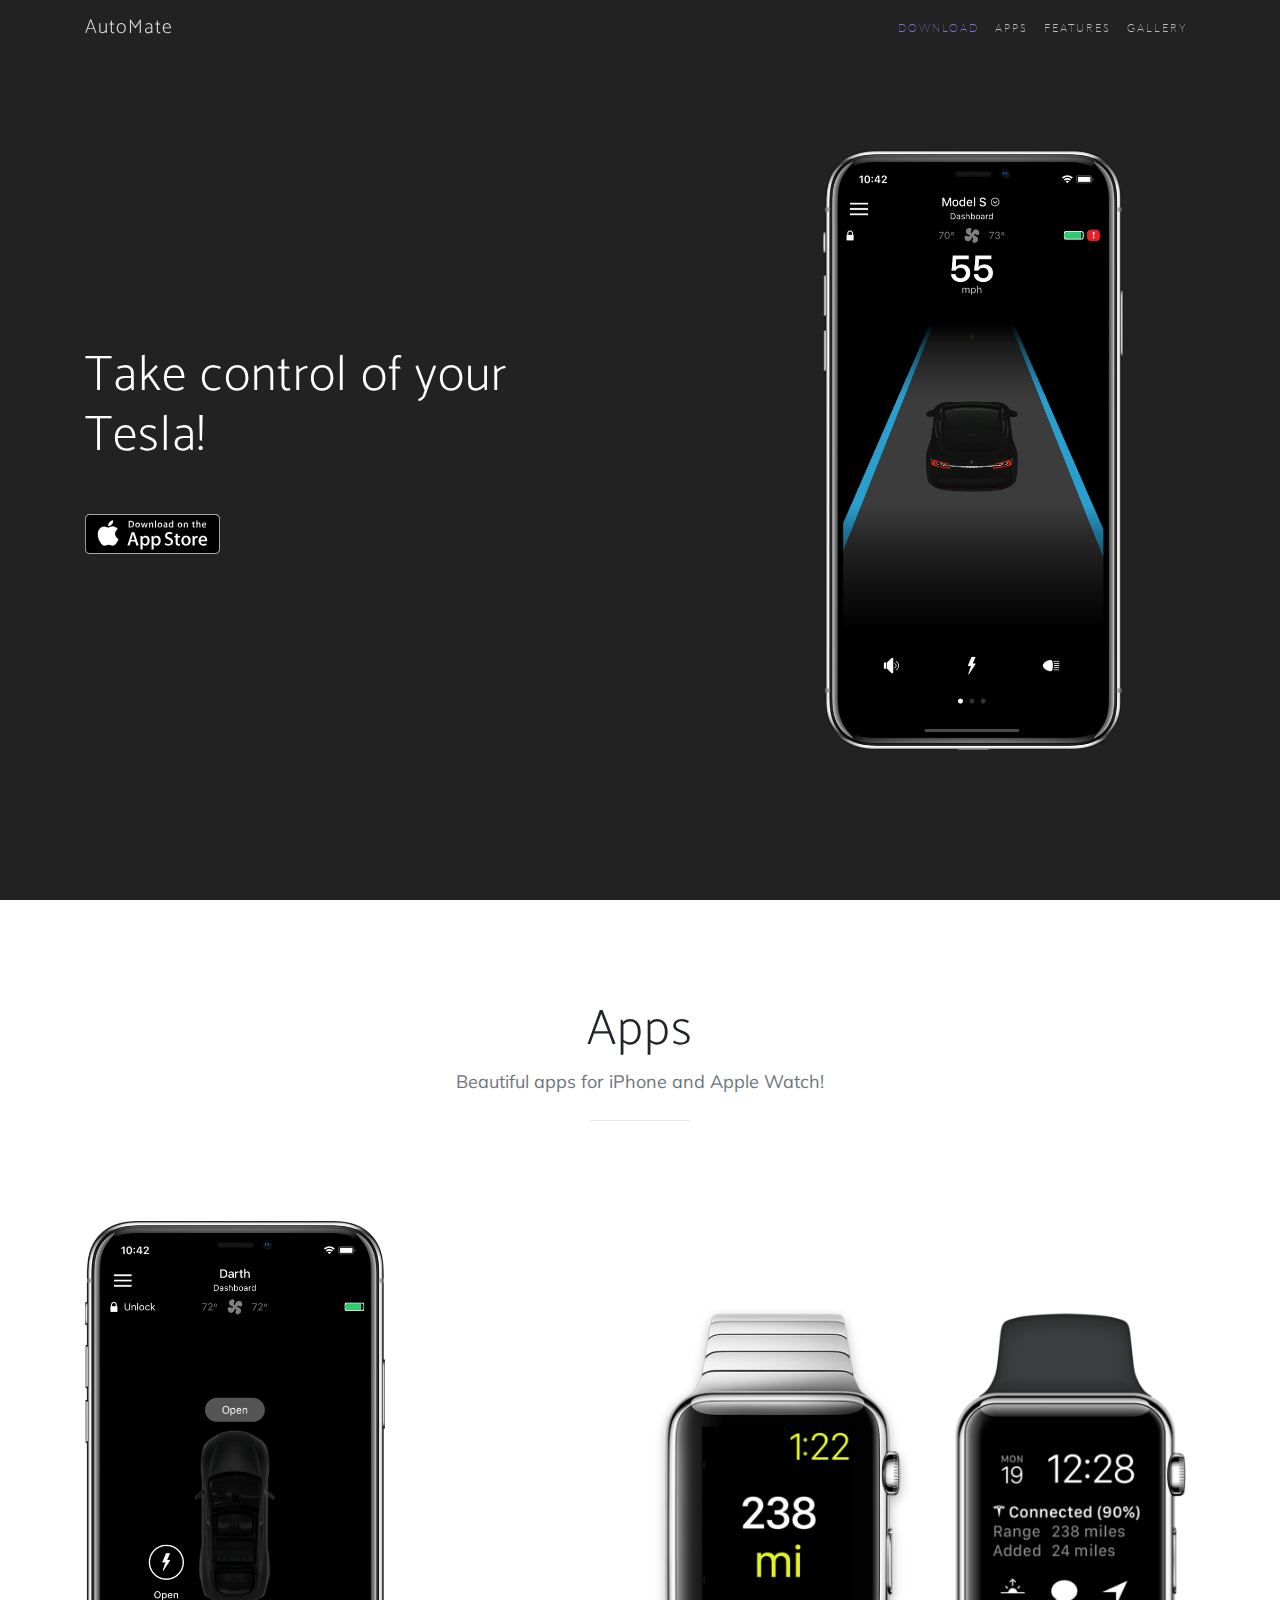
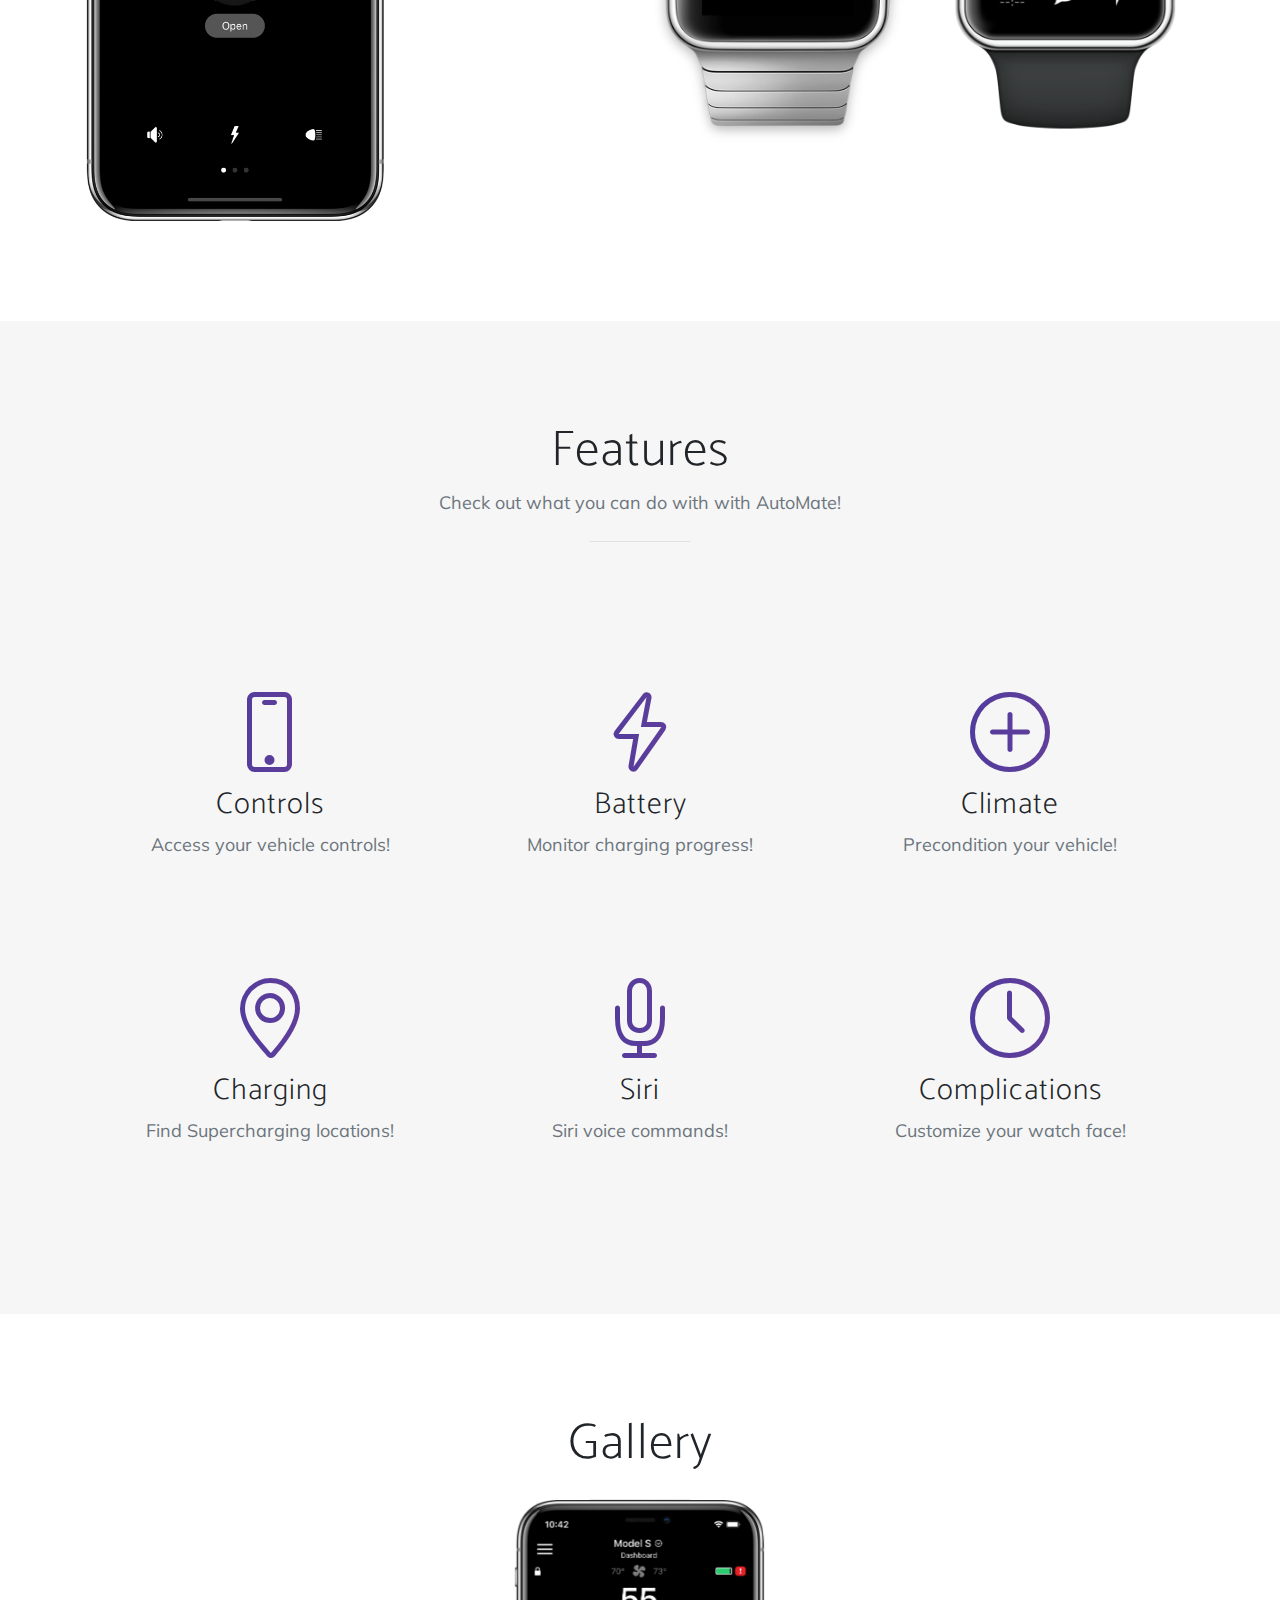
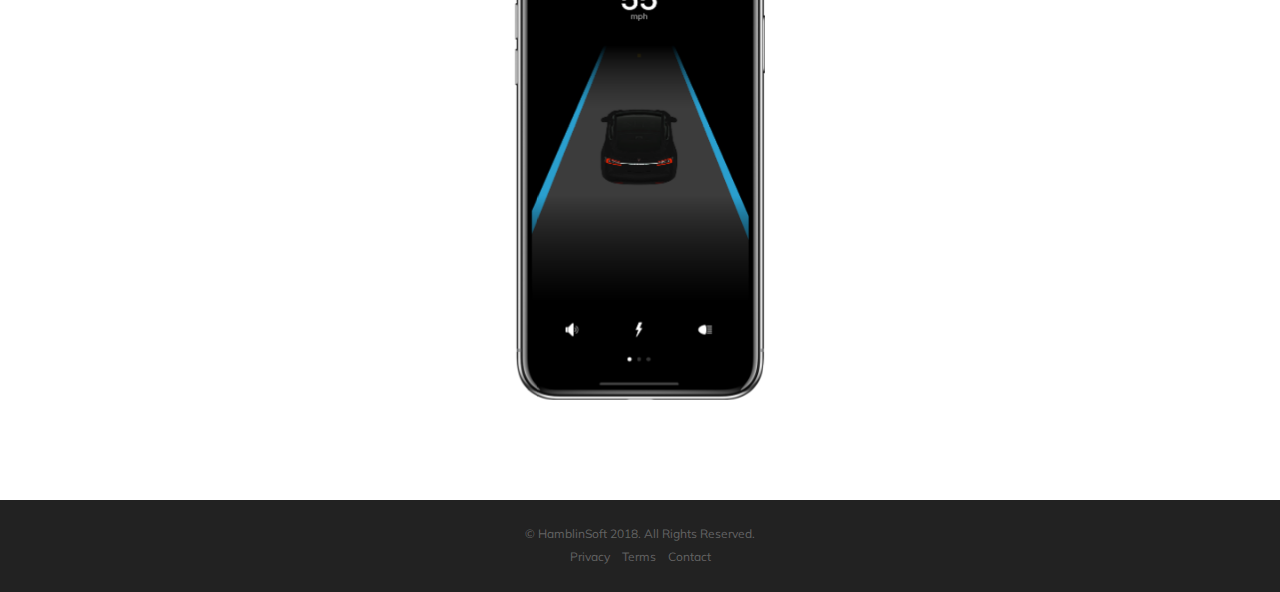
<file: automate/index.html>
<!DOCTYPE html>
<html lang="en">

<head>

  <meta charset="utf-8">
  <meta name="viewport" content="width=device-width, initial-scale=1, shrink-to-fit=no">
  <meta name="description" content="Take control of your Tesla with AutoMate for Tesla">
  <meta name="author" content="HamblinSoft">

  <title>AutoMate for Tesla</title>

  <link rel="apple-touch-icon" href="img/automate/AutoMate_AppIcon.png">
  <link rel="shortcut icon" type="image/png" href="img/automate/AutoMate_AppIcon.png" />

  <!-- Bootstrap core CSS -->
  <link href="vendor/bootstrap/css/bootstrap.min.css" rel="stylesheet">

  <!-- Custom fonts for this template -->
  <link rel="stylesheet" href="vendor/font-awesome/css/font-awesome.min.css">
  <link rel="stylesheet" href="vendor/simple-line-icons/css/simple-line-icons.css">
  <link href="https://fonts.googleapis.com/css?family=Lato" rel="stylesheet">
  <link href="https://fonts.googleapis.com/css?family=Catamaran:100,200,300,400,500,600,700,800,900" rel="stylesheet">
  <link href="https://fonts.googleapis.com/css?family=Muli" rel="stylesheet">

  <!-- Custom styles for this template -->
  <link href="css/new-age.css" rel="stylesheet">

</head>

<body id="page-top">

  <!-- Navigation -->
  <nav class="navbar navbar-expand-lg navbar-light fixed-top" id="mainNav">
    <div class="container">
      <a class="navbar-brand js-scroll-trigger" href="#page-top">AutoMate</a>
      <button class="navbar-toggler navbar-toggler-right" type="button" data-toggle="collapse" data-target="#navbarResponsive"
        aria-controls="navbarResponsive" aria-expanded="false" aria-label="Toggle navigation">
        Menu
        <i class="fa fa-bars"></i>
      </button>
      <div class="collapse navbar-collapse" id="navbarResponsive">
        <ul class="navbar-nav ml-auto">
          <li class="nav-item">
            <a class="nav-link js-scroll-trigger" href="#download">Download</a>
          </li>
          <li class="nav-item">
            <a class="nav-link js-scroll-trigger" href="#apps">Apps</a>
          </li>
          <li class="nav-item">
            <a class="nav-link js-scroll-trigger" href="#features">Features</a>
          </li>
          <li class="nav-item">
            <a class="nav-link js-scroll-trigger" href="#gallery">Gallery</a>
          </li>
        </ul>
      </div>
    </div>
  </nav>

  <header class="masthead" id="download">
    <div class="container h-100">
      <div class="row h-100">
        <div class="col-lg-7 my-auto">
          <div class="header-content">
            <h1 class="mb-5">Take control of your Tesla!</h1>
            <a class="badge-link" href="https://itunes.apple.com/us/app/automate-for-tesla/id1382111619?ls=1&mt=8">
              <img src="img/app-store-badge.svg" alt="">
            </a>
          </div>
        </div>
        <div class="col-lg-5 my-auto mx-auto">
          <center>
            <img src="img/automate/AutoMate-AppStore-ScreenTemplate-1.png" class="img-fluid" alt="" style="max-height: 600px;">
          </center>
        </div>
      </div>
    </div>
  </header>

  <section class="features" id="apps">
    <div class="container">
      <div class="section-heading text-center">
        <h2>Apps</h2>
        <p class="text-muted">Beautiful apps for iPhone and Apple Watch!</p>
        <hr>
      </div>
      <div class="row">
        <div class="col-xs-12 col-sm-12 col-lg-6 my-auto">
          <img src="img/automate/AutoMate-AppStore-ScreenTemplate-2.png" class="img-fluid" alt="" style="max-height: 600px;">
        </div>
        <div class="col-xs-12 col-sm-12 col-lg-6 my-auto">
          <img src="img/automate/watches.png" class="img-fluid" alt="" style="max-height: 500px;">
        </div>
      </div>
    </div>
  </section>

  <section class="features" id="features" style="background-color: #f6f6f6;">
    <div class="container">
      <div class="section-heading text-center">
        <h2>Features</h2>
        <p class="text-muted">Check out what you can do with with AutoMate!</p>
        <hr>
      </div>
      <div class="row">

        <div class="col-lg-12 my-auto">
          <div class="container-fluid">
            <div class="row">
              <div class="col-lg-4">
                <div class="feature-item">
                  <i class="icon-screen-smartphone text-primary"></i>
                  <h3>Controls</h3>
                  <p class="text-muted">Access your vehicle controls!</p>
                </div>
              </div>
              <div class="col-lg-4">
                <div class="feature-item">
                  <i class="icon-energy text-primary"></i>
                  <h3>Battery</h3>
                  <p class="text-muted">Monitor charging progress!</p>
                </div>
              </div>
              <div class="col-lg-4">
                <div class="feature-item">
                  <i class="icon-plus text-primary"></i>
                  <h3>Climate</h3>
                  <p class="text-muted">Precondition your vehicle!</p>
                </div>
              </div>
            </div>
            <div class="row">
              <div class="col-lg-4">
                <div class="feature-item">
                  <i class="icon-location-pin text-primary"></i>
                  <h3>Charging</h3>
                  <p class="text-muted">Find Supercharging locations!</p>
                </div>
              </div>
              <div class="col-lg-4">
                <div class="feature-item">
                  <i class="icon-microphone text-primary"></i>
                  <h3>Siri</h3>
                  <p class="text-muted">Siri voice commands!</p>
                </div>
              </div>
              <div class="col-lg-4">
                <div class="feature-item">
                  <i class="icon-clock text-primary"></i>
                  <h3>Complications</h3>
                  <p class="text-muted">Customize your watch face!</p>
                </div>
              </div>
            </div>
          </div>
        </div>
      </div>
    </div>
  </section>

  <section class="gallery" id="gallery" style="background-color: white;">
    <div class="container">
      <div class="section-heading text-center">
        <h2>Gallery</h2>
        <p class="text-muted"></p>
        <hr>
      </div>

      <div id="carouselExampleControls" class="carousel slide" data-ride="carousel">
        <div class="carousel-inner">
          <div class="carousel-item active">
            <img class="d-block" src="img/automate/AutoMate-AppStore-ScreenTemplate-1.png" alt="Drive">
          </div>
          <div class="carousel-item">
            <img class="d-block" src="img/automate/AutoMate-AppStore-ScreenTemplate-2.png" alt="Controls">
          </div>
          <div class="carousel-item">
            <img class="d-block" src="img/automate/AutoMate-AppStore-ScreenTemplate-3.png" alt="Battery">
          </div>
          <div class="carousel-item">
            <img class="d-block" src="img/automate/AutoMate-AppStore-ScreenTemplate-4.png" alt="Location">
          </div>
          <div class="carousel-item">
            <img class="d-block" src="img/automate/AutoMate-AppStore-ScreenTemplate-5.png" alt="Watch Customization">
          </div>
          <div class="carousel-item">
            <img class="d-block" src="img/automate/watch_sport_1.png" alt="Watch Sport">
          </div>
          <div class="carousel-item">
            <img class="d-block" src="img/automate/watch_ss_1.png" alt="Watch Stainless 1">
          </div>
          <div class="carousel-item">
            <img class="d-block" src="img/automate/watch_ss_2.png" alt="Watch Stainless 2">
          </div>
        </div>
        <a class="carousel-control-prev" href="#carouselExampleControls" role="button" data-slide="prev">
          <span class="carousel-control-prev-icon" aria-hidden="true"></span>
          <span class="sr-only">Previous</span>
        </a>
        <a class="carousel-control-next" href="#carouselExampleControls" role="button" data-slide="next">
          <span class="carousel-control-next-icon" aria-hidden="true"></span>
          <span class="sr-only">Next</span>
        </a>
      </div>
    </div>
  </section>

  <footer>
    <div class="container">
      <p>&copy; HamblinSoft 2018. All Rights Reserved.</p>
      <ul class="list-inline">
        <li class="list-inline-item">
          <a href="privacy_policy.html">Privacy</a>
        </li>
        <li class="list-inline-item">
          <a href="terms_and_conditions.html">Terms</a>
        </li>
        <li class="list-inline-item">
          <a href="mailto:support@hamblinsoft.com">Contact</a>
        </li>
      </ul>
    </div>
  </footer>

  <!-- Bootstrap core JavaScript -->
  <script src="vendor/jquery/jquery.min.js"></script>
  <script src="vendor/bootstrap/js/bootstrap.min.js"></script>
  <script src="vendor/bootstrap/js/bootstrap.bundle.min.js"></script>

  <!-- Plugin JavaScript -->
  <script src="vendor/jquery-easing/jquery.easing.min.js"></script>

  <!-- Custom scripts for this template -->
  <script src="js/new-age.min.js"></script>

</body>

</html>
</file>
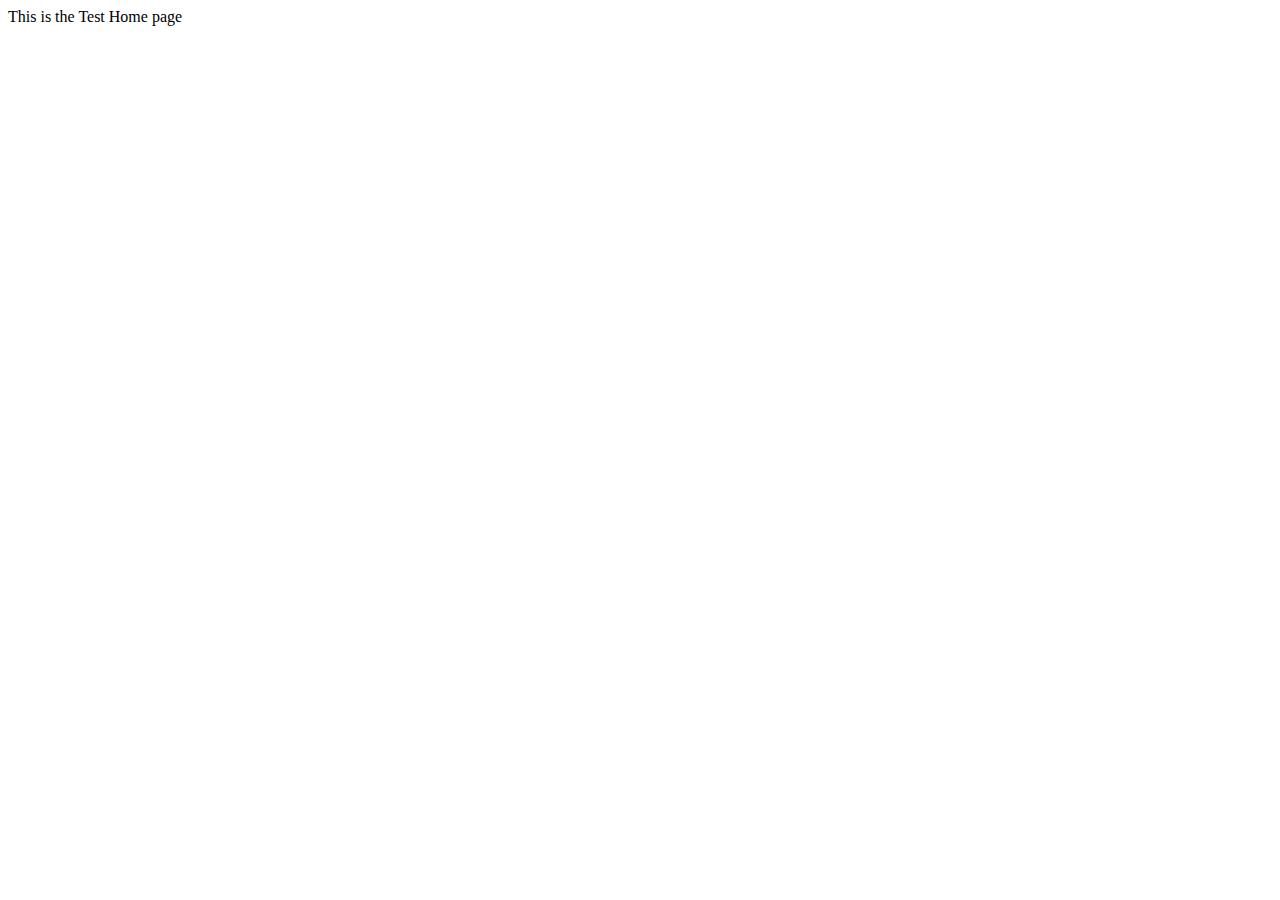
<file: molina/index.html>
<!DOCTYPE html>
<html lang="en">
<head>
    <meta charset="UTF-8">
    <meta http-equiv="X-UA-Compatible" content="IE=edge">
    <meta name="viewport" content="width=device-width, initial-scale=1.0">
    <title>Molina Test Home</title>
</head>
<body>
    <div>This is the Test Home page</div>
</body>
</html>
</file>
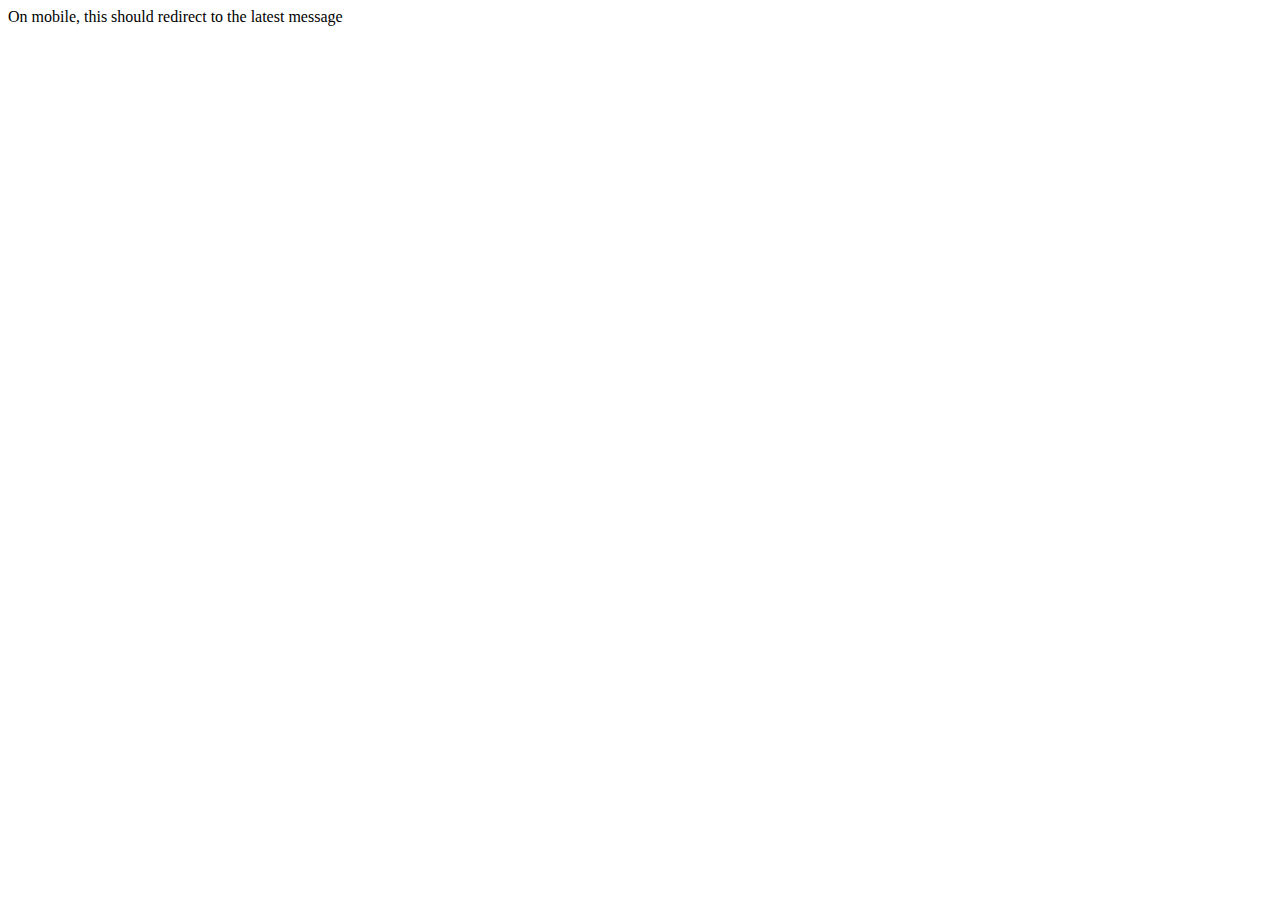
<file: molina/latestmessage/index.html>
<!DOCTYPE html>
<html lang="en">
<head>
    <meta charset="UTF-8">
    <meta http-equiv="X-UA-Compatible" content="IE=edge">
    <meta name="viewport" content="width=device-width, initial-scale=1.0">
    <title>Latest Message</title>
</head>
<body>
    <div>On mobile, this should redirect to the latest message</div>
</body>
</html>
</file>
<file: automate/vendor/simple-line-icons/css/simple-line-icons.css>
@font-face {
  font-family: 'simple-line-icons';
  src: url('../fonts/Simple-Line-Icons.eot?v=2.4.0');
  src: url('../fonts/Simple-Line-Icons.eot?v=2.4.0#iefix') format('embedded-opentype'), url('../fonts/Simple-Line-Icons.woff2?v=2.4.0') format('woff2'), url('../fonts/Simple-Line-Icons.ttf?v=2.4.0') format('truetype'), url('../fonts/Simple-Line-Icons.woff?v=2.4.0') format('woff'), url('../fonts/Simple-Line-Icons.svg?v=2.4.0#simple-line-icons') format('svg');
  font-weight: normal;
  font-style: normal;
}
/*
 Use the following CSS code if you want to have a class per icon.
 Instead of a list of all class selectors, you can use the generic [class*="icon-"] selector, but it's slower:
*/
.icon-user,
.icon-people,
.icon-user-female,
.icon-user-follow,
.icon-user-following,
.icon-user-unfollow,
.icon-login,
.icon-logout,
.icon-emotsmile,
.icon-phone,
.icon-call-end,
.icon-call-in,
.icon-call-out,
.icon-map,
.icon-location-pin,
.icon-direction,
.icon-directions,
.icon-compass,
.icon-layers,
.icon-menu,
.icon-list,
.icon-options-vertical,
.icon-options,
.icon-arrow-down,
.icon-arrow-left,
.icon-arrow-right,
.icon-arrow-up,
.icon-arrow-up-circle,
.icon-arrow-left-circle,
.icon-arrow-right-circle,
.icon-arrow-down-circle,
.icon-check,
.icon-clock,
.icon-plus,
.icon-minus,
.icon-close,
.icon-event,
.icon-exclamation,
.icon-organization,
.icon-trophy,
.icon-screen-smartphone,
.icon-screen-desktop,
.icon-plane,
.icon-notebook,
.icon-mustache,
.icon-mouse,
.icon-magnet,
.icon-energy,
.icon-disc,
.icon-cursor,
.icon-cursor-move,
.icon-crop,
.icon-chemistry,
.icon-speedometer,
.icon-shield,
.icon-screen-tablet,
.icon-magic-wand,
.icon-hourglass,
.icon-graduation,
.icon-ghost,
.icon-game-controller,
.icon-fire,
.icon-eyeglass,
.icon-envelope-open,
.icon-envelope-letter,
.icon-bell,
.icon-badge,
.icon-anchor,
.icon-wallet,
.icon-vector,
.icon-speech,
.icon-puzzle,
.icon-printer,
.icon-present,
.icon-playlist,
.icon-pin,
.icon-picture,
.icon-handbag,
.icon-globe-alt,
.icon-globe,
.icon-folder-alt,
.icon-folder,
.icon-film,
.icon-feed,
.icon-drop,
.icon-drawer,
.icon-docs,
.icon-doc,
.icon-diamond,
.icon-cup,
.icon-calculator,
.icon-bubbles,
.icon-briefcase,
.icon-book-open,
.icon-basket-loaded,
.icon-basket,
.icon-bag,
.icon-action-undo,
.icon-action-redo,
.icon-wrench,
.icon-umbrella,
.icon-trash,
.icon-tag,
.icon-support,
.icon-frame,
.icon-size-fullscreen,
.icon-size-actual,
.icon-shuffle,
.icon-share-alt,
.icon-share,
.icon-rocket,
.icon-question,
.icon-pie-chart,
.icon-pencil,
.icon-note,
.icon-loop,
.icon-home,
.icon-grid,
.icon-graph,
.icon-microphone,
.icon-music-tone-alt,
.icon-music-tone,
.icon-earphones-alt,
.icon-earphones,
.icon-equalizer,
.icon-like,
.icon-dislike,
.icon-control-start,
.icon-control-rewind,
.icon-control-play,
.icon-control-pause,
.icon-control-forward,
.icon-control-end,
.icon-volume-1,
.icon-volume-2,
.icon-volume-off,
.icon-calendar,
.icon-bulb,
.icon-chart,
.icon-ban,
.icon-bubble,
.icon-camrecorder,
.icon-camera,
.icon-cloud-download,
.icon-cloud-upload,
.icon-envelope,
.icon-eye,
.icon-flag,
.icon-heart,
.icon-info,
.icon-key,
.icon-link,
.icon-lock,
.icon-lock-open,
.icon-magnifier,
.icon-magnifier-add,
.icon-magnifier-remove,
.icon-paper-clip,
.icon-paper-plane,
.icon-power,
.icon-refresh,
.icon-reload,
.icon-settings,
.icon-star,
.icon-symbol-female,
.icon-symbol-male,
.icon-target,
.icon-credit-card,
.icon-paypal,
.icon-social-tumblr,
.icon-social-twitter,
.icon-social-facebook,
.icon-social-instagram,
.icon-social-linkedin,
.icon-social-pinterest,
.icon-social-github,
.icon-social-google,
.icon-social-reddit,
.icon-social-skype,
.icon-social-dribbble,
.icon-social-behance,
.icon-social-foursqare,
.icon-social-soundcloud,
.icon-social-spotify,
.icon-social-stumbleupon,
.icon-social-youtube,
.icon-social-dropbox,
.icon-social-vkontakte,
.icon-social-steam {
  font-family: 'simple-line-icons';
  speak: none;
  font-style: normal;
  font-weight: normal;
  font-variant: normal;
  text-transform: none;
  line-height: 1;
  /* Better Font Rendering =========== */
  -webkit-font-smoothing: antialiased;
  -moz-osx-font-smoothing: grayscale;
}
.icon-user:before {
  content: "\e005";
}
.icon-people:before {
  content: "\e001";
}
.icon-user-female:before {
  content: "\e000";
}
.icon-user-follow:before {
  content: "\e002";
}
.icon-user-following:before {
  content: "\e003";
}
.icon-user-unfollow:before {
  content: "\e004";
}
.icon-login:before {
  content: "\e066";
}
.icon-logout:before {
  content: "\e065";
}
.icon-emotsmile:before {
  content: "\e021";
}
.icon-phone:before {
  content: "\e600";
}
.icon-call-end:before {
  content: "\e048";
}
.icon-call-in:before {
  content: "\e047";
}
.icon-call-out:before {
  content: "\e046";
}
.icon-map:before {
  content: "\e033";
}
.icon-location-pin:before {
  content: "\e096";
}
.icon-direction:before {
  content: "\e042";
}
.icon-directions:before {
  content: "\e041";
}
.icon-compass:before {
  content: "\e045";
}
.icon-layers:before {
  content: "\e034";
}
.icon-menu:before {
  content: "\e601";
}
.icon-list:before {
  content: "\e067";
}
.icon-options-vertical:before {
  content: "\e602";
}
.icon-options:before {
  content: "\e603";
}
.icon-arrow-down:before {
  content: "\e604";
}
.icon-arrow-left:before {
  content: "\e605";
}
.icon-arrow-right:before {
  content: "\e606";
}
.icon-arrow-up:before {
  content: "\e607";
}
.icon-arrow-up-circle:before {
  content: "\e078";
}
.icon-arrow-left-circle:before {
  content: "\e07a";
}
.icon-arrow-right-circle:before {
  content: "\e079";
}
.icon-arrow-down-circle:before {
  content: "\e07b";
}
.icon-check:before {
  content: "\e080";
}
.icon-clock:before {
  content: "\e081";
}
.icon-plus:before {
  content: "\e095";
}
.icon-minus:before {
  content: "\e615";
}
.icon-close:before {
  content: "\e082";
}
.icon-event:before {
  content: "\e619";
}
.icon-exclamation:before {
  content: "\e617";
}
.icon-organization:before {
  content: "\e616";
}
.icon-trophy:before {
  content: "\e006";
}
.icon-screen-smartphone:before {
  content: "\e010";
}
.icon-screen-desktop:before {
  content: "\e011";
}
.icon-plane:before {
  content: "\e012";
}
.icon-notebook:before {
  content: "\e013";
}
.icon-mustache:before {
  content: "\e014";
}
.icon-mouse:before {
  content: "\e015";
}
.icon-magnet:before {
  content: "\e016";
}
.icon-energy:before {
  content: "\e020";
}
.icon-disc:before {
  content: "\e022";
}
.icon-cursor:before {
  content: "\e06e";
}
.icon-cursor-move:before {
  content: "\e023";
}
.icon-crop:before {
  content: "\e024";
}
.icon-chemistry:before {
  content: "\e026";
}
.icon-speedometer:before {
  content: "\e007";
}
.icon-shield:before {
  content: "\e00e";
}
.icon-screen-tablet:before {
  content: "\e00f";
}
.icon-magic-wand:before {
  content: "\e017";
}
.icon-hourglass:before {
  content: "\e018";
}
.icon-graduation:before {
  content: "\e019";
}
.icon-ghost:before {
  content: "\e01a";
}
.icon-game-controller:before {
  content: "\e01b";
}
.icon-fire:before {
  content: "\e01c";
}
.icon-eyeglass:before {
  content: "\e01d";
}
.icon-envelope-open:before {
  content: "\e01e";
}
.icon-envelope-letter:before {
  content: "\e01f";
}
.icon-bell:before {
  content: "\e027";
}
.icon-badge:before {
  content: "\e028";
}
.icon-anchor:before {
  content: "\e029";
}
.icon-wallet:before {
  content: "\e02a";
}
.icon-vector:before {
  content: "\e02b";
}
.icon-speech:before {
  content: "\e02c";
}
.icon-puzzle:before {
  content: "\e02d";
}
.icon-printer:before {
  content: "\e02e";
}
.icon-present:before {
  content: "\e02f";
}
.icon-playlist:before {
  content: "\e030";
}
.icon-pin:before {
  content: "\e031";
}
.icon-picture:before {
  content: "\e032";
}
.icon-handbag:before {
  content: "\e035";
}
.icon-globe-alt:before {
  content: "\e036";
}
.icon-globe:before {
  content: "\e037";
}
.icon-folder-alt:before {
  content: "\e039";
}
.icon-folder:before {
  content: "\e089";
}
.icon-film:before {
  content: "\e03a";
}
.icon-feed:before {
  content: "\e03b";
}
.icon-drop:before {
  content: "\e03e";
}
.icon-drawer:before {
  content: "\e03f";
}
.icon-docs:before {
  content: "\e040";
}
.icon-doc:before {
  content: "\e085";
}
.icon-diamond:before {
  content: "\e043";
}
.icon-cup:before {
  content: "\e044";
}
.icon-calculator:before {
  content: "\e049";
}
.icon-bubbles:before {
  content: "\e04a";
}
.icon-briefcase:before {
  content: "\e04b";
}
.icon-book-open:before {
  content: "\e04c";
}
.icon-basket-loaded:before {
  content: "\e04d";
}
.icon-basket:before {
  content: "\e04e";
}
.icon-bag:before {
  content: "\e04f";
}
.icon-action-undo:before {
  content: "\e050";
}
.icon-action-redo:before {
  content: "\e051";
}
.icon-wrench:before {
  content: "\e052";
}
.icon-umbrella:before {
  content: "\e053";
}
.icon-trash:before {
  content: "\e054";
}
.icon-tag:before {
  content: "\e055";
}
.icon-support:before {
  content: "\e056";
}
.icon-frame:before {
  content: "\e038";
}
.icon-size-fullscreen:before {
  content: "\e057";
}
.icon-size-actual:before {
  content: "\e058";
}
.icon-shuffle:before {
  content: "\e059";
}
.icon-share-alt:before {
  content: "\e05a";
}
.icon-share:before {
  content: "\e05b";
}
.icon-rocket:before {
  content: "\e05c";
}
.icon-question:before {
  content: "\e05d";
}
.icon-pie-chart:before {
  content: "\e05e";
}
.icon-pencil:before {
  content: "\e05f";
}
.icon-note:before {
  content: "\e060";
}
.icon-loop:before {
  content: "\e064";
}
.icon-home:before {
  content: "\e069";
}
.icon-grid:before {
  content: "\e06a";
}
.icon-graph:before {
  content: "\e06b";
}
.icon-microphone:before {
  content: "\e063";
}
.icon-music-tone-alt:before {
  content: "\e061";
}
.icon-music-tone:before {
  content: "\e062";
}
.icon-earphones-alt:before {
  content: "\e03c";
}
.icon-earphones:before {
  content: "\e03d";
}
.icon-equalizer:before {
  content: "\e06c";
}
.icon-like:before {
  content: "\e068";
}
.icon-dislike:before {
  content: "\e06d";
}
.icon-control-start:before {
  content: "\e06f";
}
.icon-control-rewind:before {
  content: "\e070";
}
.icon-control-play:before {
  content: "\e071";
}
.icon-control-pause:before {
  content: "\e072";
}
.icon-control-forward:before {
  content: "\e073";
}
.icon-control-end:before {
  content: "\e074";
}
.icon-volume-1:before {
  content: "\e09f";
}
.icon-volume-2:before {
  content: "\e0a0";
}
.icon-volume-off:before {
  content: "\e0a1";
}
.icon-calendar:before {
  content: "\e075";
}
.icon-bulb:before {
  content: "\e076";
}
.icon-chart:before {
  content: "\e077";
}
.icon-ban:before {
  content: "\e07c";
}
.icon-bubble:before {
  content: "\e07d";
}
.icon-camrecorder:before {
  content: "\e07e";
}
.icon-camera:before {
  content: "\e07f";
}
.icon-cloud-download:before {
  content: "\e083";
}
.icon-cloud-upload:before {
  content: "\e084";
}
.icon-envelope:before {
  content: "\e086";
}
.icon-eye:before {
  content: "\e087";
}
.icon-flag:before {
  content: "\e088";
}
.icon-heart:before {
  content: "\e08a";
}
.icon-info:before {
  content: "\e08b";
}
.icon-key:before {
  content: "\e08c";
}
.icon-link:before {
  content: "\e08d";
}
.icon-lock:before {
  content: "\e08e";
}
.icon-lock-open:before {
  content: "\e08f";
}
.icon-magnifier:before {
  content: "\e090";
}
.icon-magnifier-add:before {
  content: "\e091";
}
.icon-magnifier-remove:before {
  content: "\e092";
}
.icon-paper-clip:before {
  content: "\e093";
}
.icon-paper-plane:before {
  content: "\e094";
}
.icon-power:before {
  content: "\e097";
}
.icon-refresh:before {
  content: "\e098";
}
.icon-reload:before {
  content: "\e099";
}
.icon-settings:before {
  content: "\e09a";
}
.icon-star:before {
  content: "\e09b";
}
.icon-symbol-female:before {
  content: "\e09c";
}
.icon-symbol-male:before {
  content: "\e09d";
}
.icon-target:before {
  content: "\e09e";
}
.icon-credit-card:before {
  content: "\e025";
}
.icon-paypal:before {
  content: "\e608";
}
.icon-social-tumblr:before {
  content: "\e00a";
}
.icon-social-twitter:before {
  content: "\e009";
}
.icon-social-facebook:before {
  content: "\e00b";
}
.icon-social-instagram:before {
  content: "\e609";
}
.icon-social-linkedin:before {
  content: "\e60a";
}
.icon-social-pinterest:before {
  content: "\e60b";
}
.icon-social-github:before {
  content: "\e60c";
}
.icon-social-google:before {
  content: "\e60d";
}
.icon-social-reddit:before {
  content: "\e60e";
}
.icon-social-skype:before {
  content: "\e60f";
}
.icon-social-dribbble:before {
  content: "\e00d";
}
.icon-social-behance:before {
  content: "\e610";
}
.icon-social-foursqare:before {
  content: "\e611";
}
.icon-social-soundcloud:before {
  content: "\e612";
}
.icon-social-spotify:before {
  content: "\e613";
}
.icon-social-stumbleupon:before {
  content: "\e614";
}
.icon-social-youtube:before {
  content: "\e008";
}
.icon-social-dropbox:before {
  content: "\e00c";
}
.icon-social-vkontakte:before {
  content: "\e618";
}
.icon-social-steam:before {
  content: "\e620";
}
</file>
<file: automate/css/new-age.css>
html,
body {
  width: 100%;
  height: 100%;
}

body {
  font-family: 'Muli', 'Helvetica', 'Arial', 'sans-serif';
}

a {
  color: #3837a0;
  -webkit-transition: all .35s;
  -moz-transition: all .35s;
  transition: all .35s;
}

a:hover, a:focus {
  color: #3837a0;
}

hr {
  max-width: 100px;
  margin: 25px auto 0;
  border-width: 1px;
  border-color: rgba(34, 34, 34, 0.1);
}

hr.light {
  border-color: white;
}

h1,
h2,
h3,
h4,
h5,
h6 {
  font-family: 'Catamaran', 'Helvetica', 'Arial', 'sans-serif';
  font-weight: 200;
  letter-spacing: 1px;
}

p {
  font-size: 18px;
  line-height: 1.5;
  margin-bottom: 20px;
}

section {
  padding: 100px 0;
}

section h2 {
  font-size: 50px;
}

#mainNav {
  border-color: rgba(34, 34, 34, 0.05);
  /* background-color: white; */
  background-color: #222222;
  -webkit-transition: all .35s;
  -moz-transition: all .35s;
  transition: all .35s;
  font-family: 'Catamaran', 'Helvetica', 'Arial', 'sans-serif';
  font-weight: 200;
  letter-spacing: 1px;
}

#mainNav .navbar-brand {
  color: #dddddd;
  font-family: 'Catamaran', 'Helvetica', 'Arial', 'sans-serif';
  font-weight: 200;
  letter-spacing: 1px;
}

#mainNav .navbar-brand:hover, #mainNav .navbar-brand:focus {
  color: #dddddd;
}

#mainNav .navbar-toggler {
  font-size: 12px;
  padding: 8px 10px;
  color: #dddddd;
}

#mainNav .navbar-nav > li > a {
  font-size: 11px;
  font-family: 'Lato', 'Helvetica', 'Arial', 'sans-serif';
  letter-spacing: 2px;
  text-transform: uppercase;
}

#mainNav .navbar-nav > li > a.active {
  color: #7c72d8 !important;
  background-color: transparent;
}

#mainNav .navbar-nav > li > a.active:hover {
  background-color: transparent;
}

#mainNav .navbar-nav > li > a,
#mainNav .navbar-nav > li > a:focus {
  color: #dddddd;
}

#mainNav .navbar-nav > li > a:hover,
#mainNav .navbar-nav > li > a:focus:hover {
  color: #3837a0;
}

@media (min-width: 992px) {
  #mainNav {
    border-color: transparent;
    background-color: transparent;
  }
  #mainNav .navbar-brand {
    color: fade(white, 70%);
  }
  #mainNav .navbar-brand:hover, #mainNav .navbar-brand:focus {
    color: white;
  }
  #mainNav .navbar-nav > li > a,
  #mainNav .navbar-nav > li > a:focus {
    color: rgba(255, 255, 255, 0.7);
  }
  #mainNav .navbar-nav > li > a:hover,
  #mainNav .navbar-nav > li > a:focus:hover {
    color: white;
  }
  #mainNav.navbar-shrink {
    border-color: rgba(34, 34, 34, 0.1);
    background-color: white;
  }
  #mainNav.navbar-shrink .navbar-brand {
    color: #222222;
  }
  #mainNav.navbar-shrink .navbar-brand:hover, #mainNav.navbar-shrink .navbar-brand:focus {
    color: #222222;
  }
  #mainNav.navbar-shrink .navbar-nav > li > a,
  #mainNav.navbar-shrink .navbar-nav > li > a:focus {
    color: #222222;
  }
  #mainNav.navbar-shrink .navbar-nav > li > a:hover,
  #mainNav.navbar-shrink .navbar-nav > li > a:focus:hover {
    color: #3837a0;
  }
}

header.masthead {
  position: relative;
  width: 100%;
  padding-top: 150px;
  padding-bottom: 100px;
  color: white;
  background-color: #222222;
  /* background: url("../img/bg-pattern.png"), #7b4397;
  background: url("../img/bg-pattern.png"), -webkit-linear-gradient(to left, #7b4397, #dc2430);
  background: url("../img/bg-pattern.png"), linear-gradient(to left, #7b4397, #dc2430); */
}

header.masthead .header-content {
  max-width: 500px;
  margin-bottom: 100px;
  text-align: center;
}

header.masthead .header-content h1 {
  font-size: 30px;
}

header.masthead .device-container {
  max-width: 325px;
  margin-right: auto;
  margin-left: auto;
}

header.masthead .device-container .screen img {
  border-radius: 3px;
}

@media (min-width: 992px) {
  header.masthead {
    height: 100vh;
    min-height: 775px;
    padding-top: 0;
    padding-bottom: 0;
  }
  header.masthead .header-content {
    margin-bottom: 0;
    text-align: left;
  }
  header.masthead .header-content h1 {
    font-size: 50px;
  }
  header.masthead .device-container {
    max-width: 325px;
  }
}

section.download {
  position: relative;
  padding: 150px 0;
}

section.download h2 {
  font-size: 50px;
  margin-top: 0;
}

section.download .badges .badge-link {
  display: block;
  margin-bottom: 25px;
}

section.download .badges .badge-link:last-child {
  margin-bottom: 0;
}

section.download .badges .badge-link img {
  height: 60px;
}

@media (min-width: 768px) {
  section.download .badges .badge-link {
    display: inline-block;
    margin-bottom: 0;
  }
}

@media (min-width: 768px) {
  section.download h2 {
    font-size: 70px;
  }
}

section.features .section-heading {
  margin-bottom: 100px;
}

section.features .section-heading h2 {
  margin-top: 0;
}

section.features .section-heading p {
  margin-bottom: 0;
}

section.features .device-container,
section.features .feature-item {
  max-width: 325px;
  margin: 0 auto;
}

section.features .device-container {
  margin-bottom: 100px;
}

@media (min-width: 992px) {
  section.features .device-container {
    margin-bottom: 0;
  }
}

section.features .feature-item {
  padding-top: 50px;
  padding-bottom: 50px;
  text-align: center;
}

section.features .feature-item h3 {
  font-size: 30px;
}

section.features .feature-item i {
  font-size: 80px;
  display: block;
  margin-bottom: 15px;
  background: -webkit-linear-gradient(to left, #7b4397, #3837a0);
  background: linear-gradient(to left, #7b4397, #3837a0);
  -webkit-background-clip: text;
  -webkit-text-fill-color: transparent;
}

section.sunset-bg {
  position: relative;
  padding: 150px 0;
  background-image: url("../img/automate/bg_sunset_blur_2.png");
  background-position: center;
  -webkit-background-size: cover;
  -moz-background-size: cover;
  -o-background-size: cover;
  background-size: cover;
}

section.cta {
  position: relative;
  padding: 250px 0;
  background-image: url("../img/bg-cta.jpg");
  background-position: center;
  -webkit-background-size: cover;
  -moz-background-size: cover;
  -o-background-size: cover;
  background-size: cover;
}

section.cta .cta-content {
  position: relative;
  z-index: 1;
}

section.cta .cta-content h2 {
  font-size: 50px;
  max-width: 450px;
  margin-top: 0;
  margin-bottom: 25px;
  color: white;
}

@media (min-width: 768px) {
  section.cta .cta-content h2 {
    font-size: 80px;
  }
}

section.cta .overlay {
  position: absolute;
  top: 0;
  left: 0;
  width: 100%;
  height: 100%;
  background-color: rgba(0, 0, 0, 0.5);
}

section.contact {
  text-align: center;
}

section.contact h2 {
  margin-top: 0;
  margin-bottom: 25px;
}

section.contact h2 i {
  color: #3837a0;
}

section.contact ul.list-social {
  margin-bottom: 0;
}

section.contact ul.list-social li a {
  font-size: 40px;
  line-height: 80px;
  display: block;
  width: 80px;
  height: 80px;
  color: white;
  border-radius: 100%;
}

section.contact ul.list-social li.social-twitter a {
  background-color: #1da1f2;
}

section.contact ul.list-social li.social-twitter a:hover {
  background-color: #0d95e8;
}

section.contact ul.list-social li.social-facebook a {
  background-color: #3b5998;
}

section.contact ul.list-social li.social-facebook a:hover {
  background-color: #344e86;
}

section.contact ul.list-social li.social-google-plus a {
  background-color: #dd4b39;
}

section.contact ul.list-social li.social-google-plus a:hover {
  background-color: #d73925;
}

footer {
  padding: 25px 0;
  text-align: center;
  color: rgba(255, 255, 255, 0.3);
  background-color: #222222;
}

footer p {
  font-size: 12px;
  margin: 0;
}

footer ul {
  margin-bottom: 0;
}

footer ul li a {
  font-size: 12px;
  color: rgba(255, 255, 255, 0.3);
}

footer ul li a:hover, footer ul li a:focus, footer ul li a:active, footer ul li a.active {
  text-decoration: none;
}

.bg-primary {
  background: #5958b4;
  background: -webkit-linear-gradient(#5958b4, #3837a0);
  background: linear-gradient(#5958b4, #3837a0);
}

.text-primary {
  color: #3837a0;
}

.no-gutter > [class*='col-'] {
  padding-right: 0;
  padding-left: 0;
}

.btn-outline {
  color: white;
  border: 1px solid;
  border-color: white;
}

.btn-outline:hover, .btn-outline:focus, .btn-outline:active, .btn-outline.active {
  color: white;
  border-color: #3837a0;
  background-color: #3837a0;
}

.btn {
  border-radius: 300px;
  font-family: 'Lato', 'Helvetica', 'Arial', 'sans-serif';
  letter-spacing: 2px;
  text-transform: uppercase;
}

.btn-xl {
  font-size: 11px;
  padding: 15px 45px;
}

.carousel img {
  max-height: 500px;
  margin-left: auto;
  margin-right: auto;
}

.carousel .carousel-item {
  width: 100% !important;
  margin-left: auto;
  margin-right: auto;
  align-content: center;
}
</file>
